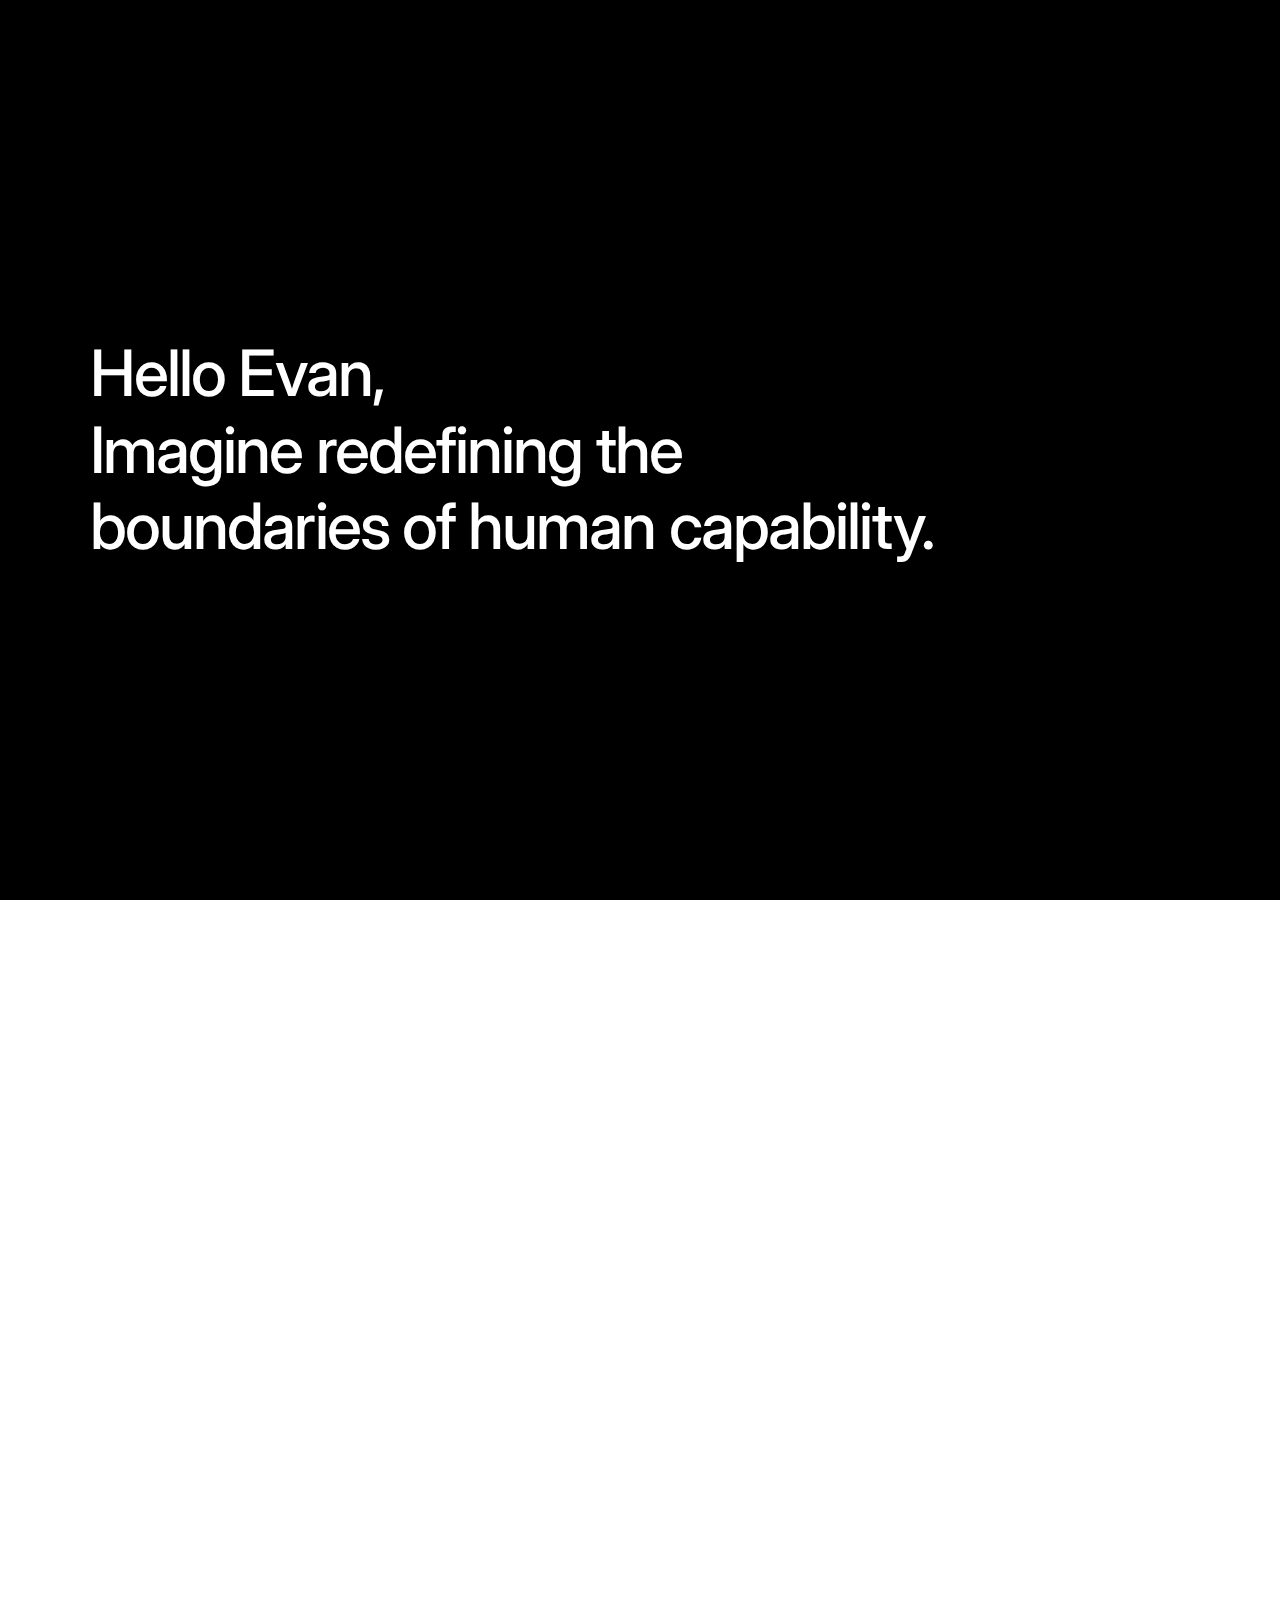
<file: index1.html>
<!DOCTYPE html>
<html lang="en">
<head>
    <meta charset="UTF-8">
    <meta name="viewport" content="width=device-width, initial-scale=1.0">
    <title>Centered Text in Full Viewport Section</title>

    <!-- Google Font Inter -->
    <link href="https://fonts.googleapis.com/css2?family=Inter:wght@500&display=swap" rel="stylesheet">

    <style>
        * {
            margin: 0;
            padding: 0;
            box-sizing: border-box;
        }

        html, body {
            height: 100%;
            scroll-snap-type: y mandatory; /* Enable vertical snap scrolling */
            overflow-y: scroll; /* Ensure scrollable content */
            font-family: 'Inter', sans-serif;
        }

        section {
            height: 100vh; /* Full viewport height */
            display: flex;
            justify-content: center;
            align-items: center;
            scroll-snap-align: start; /* Each section will snap to the start when scrolling */
        }

        /* First section */
        .section-1 {
            background-color: black;
        }

        .centered-text {
            text-align: left;
            width: 100%;
            max-width: 1200px; /* Restrict maximum width */
            padding: 50px;
        }

        h1 {
            margin: 10px 0;
            color: white;
            font-family: 'Inter', sans-serif;
            font-weight: 500;
            line-height: 1.2;
            letter-spacing: -0.03em;
            font-size: clamp(24px, 5vw, 72px); /* Dynamic font size */
        }

        .centered-text h1 span {
            display: inline-block;
            white-space: nowrap;
        }

        /* Second section */
        .section-2 {
            background-color: #3498db; /* Example background color for the second section */
            color: white;
            font-size: 2rem;
        }

    </style>
</head>
<body>
    <!-- First Section -->
    <section class="section-1">
        <div class="centered-text">
            <h1>
                <span class="line-1">Hello Evan,</span><br>
                <span class="line-2">Imagine redefining the</span><br>
                <span class="line-3">boundaries of human capability.</span>
            </h1>
        </div>
    </section>

    <!-- Second Section -->
    <section class="section-2">
        <div>
            <p>Welcome to the second section!</p>
            <p>This section also takes up the full viewport height.</p>
        </div>
    </section>
</body>
</html>
</file>
